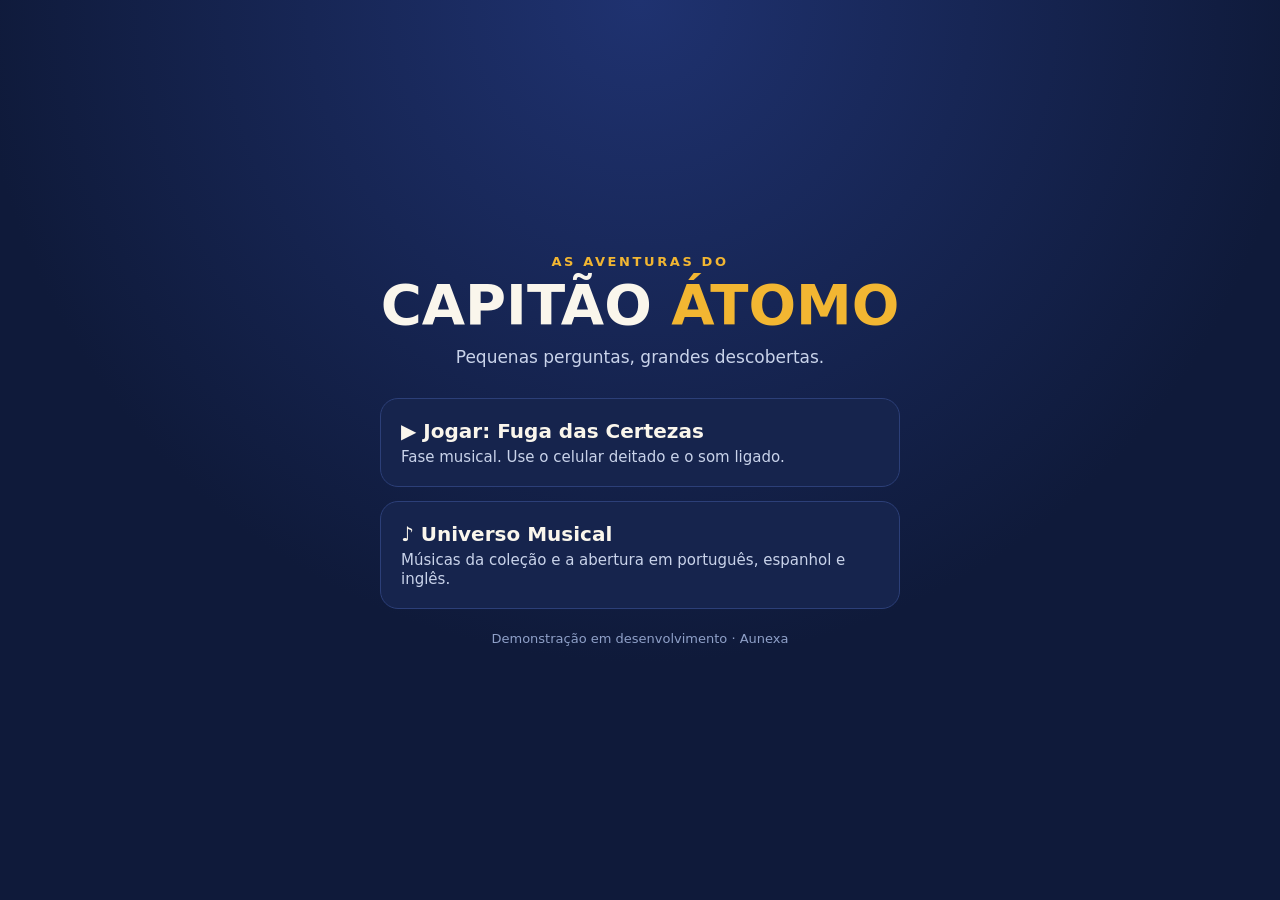
<file: index.html>
<!doctype html>
<html lang="pt-BR">
<head>
<meta charset="utf-8">
<meta name="viewport" content="width=device-width,initial-scale=1,viewport-fit=cover">
<meta name="theme-color" content="#0f1a3a">
<title>Capitão Átomo</title>
<link rel="icon" href="jogo/assets/art/icon.svg" type="image/svg+xml">
<style>
  :root{--bg:#0f1a3a;--ink:#faf6ec;--soft:#c9d3ea;--gold:#f2b632;--card:#16244d}
  *{box-sizing:border-box}
  body{margin:0;min-height:100vh;background:radial-gradient(circle at 50% 0,#1f3270,var(--bg) 60%);color:var(--ink);font-family:system-ui,-apple-system,"Segoe UI",Roboto,sans-serif;display:flex;align-items:center;justify-content:center;padding:24px 16px}
  main{width:100%;max-width:520px;text-align:center}
  .eyebrow{letter-spacing:.2em;font-size:13px;font-weight:700;color:var(--gold);margin:0 0 8px}
  h1{font-size:clamp(36px,10vw,56px);line-height:1;margin:0 0 12px}
  h1 strong{color:var(--gold)}
  p.lead{color:var(--soft);font-size:17px;line-height:1.45;margin:0 0 28px}
  a.card{display:block;text-decoration:none;color:var(--ink);background:var(--card);border:1px solid #2c3f78;border-radius:18px;padding:20px;margin:0 0 14px;text-align:left}
  a.card:active{transform:scale(.99)}
  a.card b{display:block;font-size:20px;margin-bottom:4px}
  a.card span{color:var(--soft);font-size:15px}
  footer{color:#8fa0c8;font-size:13px;margin-top:22px}
</style>
</head>
<body>
<main>
  <p class="eyebrow">AS AVENTURAS DO</p>
  <h1>CAPITÃO <strong>ÁTOMO</strong></h1>
  <p class="lead">Pequenas perguntas, grandes descobertas.</p>
  <a class="card" href="jogo/"><b>▶ Jogar: Fuga das Certezas</b><span>Fase musical. Use o celular deitado e o som ligado.</span></a>
  <a class="card" href="tocador/"><b>♪ Universo Musical</b><span>Músicas da coleção e a abertura em português, espanhol e inglês.</span></a>
  <footer>Demonstração em desenvolvimento · Aunexa</footer>
</main>
</body>
</html>
</file>
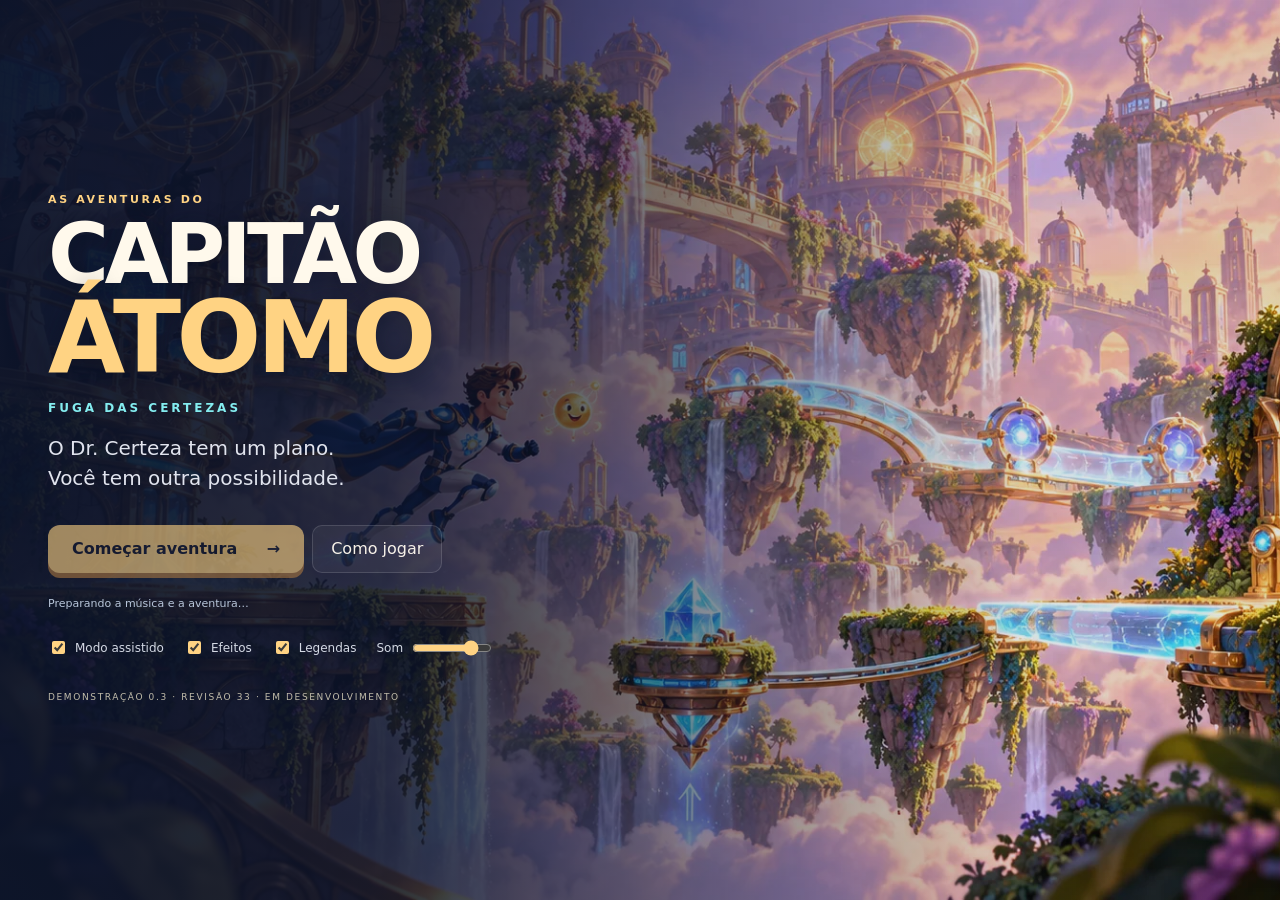
<file: jogo/index.html>
<!doctype html>
<html lang="pt-BR"><head><meta charset="utf-8"><meta name="viewport" content="width=device-width,initial-scale=1,viewport-fit=cover">
<meta name="theme-color" content="#111a35"><meta name="description" content="Uma aventura musical do Capitão Átomo. Salte, desvie e descubra outra possibilidade.">
<title>Capitão Átomo · Fuga das Certezas</title><link rel="manifest" href="app.webmanifest"><link rel="icon" href="assets/art/icon.svg" type="image/svg+xml"><link rel="stylesheet" href="styles.css"></head>
<body><main id="game" aria-label="Jogo do Capitão Átomo">
<canvas id="world" width="1280" height="720" tabindex="0" aria-label="Área de jogo: deslize para cima para saltar, para baixo para desviar. No teclado, Espaço, seta para baixo e J."></canvas>
<div id="hud" hidden><span class="brand-small">CAPITÃO ÁTOMO</span><div class="progress" aria-label="Progresso da música"><i id="progress"></i></div><span id="time">0:00</span><button id="pause" aria-label="Pausar aventura">Ⅱ</button></div>
<div id="intro-controls" hidden><button id="pause-intro" class="secondary">Pausar</button><button id="skip-intro" class="secondary">Pular introdução →</button></div><div id="intro-dialogue" class="sr-only" aria-live="polite"></div><button id="punch" hidden aria-label="Soco Átomo"><span>✦</span><small>SOCO ÁTOMO</small></button>
<div id="touch-controls" hidden aria-label="Movimentos"><button id="jump" class="motion-button" aria-label="Saltar"><span>↑</span><small>SALTAR</small></button><button id="duck" class="motion-button" aria-label="Abaixar e desviar"><span>↓</span><small>DESVIAR</small></button></div>
<div id="hint" role="status" aria-live="polite"></div><div id="caption" hidden></div>
<section id="menu" class="screen"><div class="menu-content"><p class="eyebrow">AS AVENTURAS DO</p><h1>CAPITÃO<br><strong>ÁTOMO</strong></h1><p class="chapter">FUGA DAS CERTEZAS</p><p class="intro">O Dr. Certeza tem um plano.<br>Você tem outra possibilidade.</p>
<button id="start" class="primary">Começar aventura <span>→</span></button><button id="help" class="secondary">Como jogar</button><p id="load-status" role="status">Uma aventura musical para jogar junto.</p>
<div class="options"><label><input id="assisted" type="checkbox" checked> Modo assistido</label><label><input id="effects" type="checkbox" checked> Efeitos</label><label><input id="subtitles" type="checkbox" checked> Legendas</label><label>Som <input id="volume" type="range" min="0" max="1" step=".05" value=".8" aria-label="Volume"></label></div>
<p id="offline-status" role="status"></p><p class="prototype">DEMONSTRAÇÃO 0.3 · REVISÃO 33 · EM DESENVOLVIMENTO</p></div></section>
<section id="pause-screen" class="screen shade" hidden><div class="panel"><p class="eyebrow">UMA PEQUENA PAUSA</p><h2 id="pause-title">Pronto para continuar?</h2><p id="pause-reason">A aventura espera por você.</p><p id="resume-point"></p><button id="resume" class="primary">Continuar →</button><button id="restart" class="secondary">Recomeçar música</button><button id="back" class="secondary">Voltar ao início</button></div></section>
<section id="help-screen" class="screen shade" hidden><div class="panel"><p class="eyebrow">TRÊS MOVIMENTOS, MUITAS POSSIBILIDADES</p><h2>Você no comando.</h2><div class="instructions"><p><b>↑ Saltar</b><span>Botão ↑ ou deslize para cima<br>Espaço / W / ↑ no teclado</span></p><p><b>↓ Desviar</b><span>Botão ↓ ou deslize para baixo<br>S / ↓ no teclado</span></p><p><b>✦ Soco Átomo</b><span>Toque no botão<br>J / Z no teclado</span></p></div><p>Lumi ilumina o caminho. Quântico constrói a ponte e protege você.</p><button id="close-help" class="primary">Entendi →</button></div></section>
<section id="end-screen" class="screen shade" hidden><div class="panel"><p class="eyebrow">ESSA NÃO ESTAVA NOS CÁLCULOS!</p><h2>Outra possibilidade.</h2><p>O Capitão escapou!<br>Pequenas perguntas, grandes descobertas.</p><button id="again" class="primary">Jogar de novo →</button><button id="end-back" class="secondary">Voltar ao início</button><p class="prototype">DEMONSTRAÇÃO 0.3 · EM DESENVOLVIMENTO</p></div></section>
<section id="captain-conversation" class="captain-dialogue" hidden role="dialog" aria-labelledby="captain-title"><canvas id="captain-portrait" class="captain-portrait" width="160" height="160" aria-label="Retrato do Capitão Átomo"></canvas><div class="captain-bubble"><h2 id="captain-title">CAPITÃO ÁTOMO</h2><p id="captain-text" aria-live="polite"></p><div class="captain-buttons"><button id="captain-next" class="primary">Continuar →</button><button id="captain-skip" class="secondary">Ir ao laboratório</button><small id="captain-progress">1 de 3</small></div></div></section><section id="lab-controls" hidden aria-label="Experiências no laboratório"><p id="lab-status" role="status" aria-live="polite">Escolha uma experiência.</p><div class="lab-buttons"><button id="lab-reactor">✦ Capitão · energizar</button><button id="lab-garden">☀ Lumi · cultivar</button><button id="lab-portal">◉ Quântico · portais</button><button id="lab-talk">Conversar com o Capitão</button><button id="lab-again">Jogar de novo</button><button id="lab-back">Início</button></div></section><section id="rotate" class="screen shade" hidden><div class="panel"><div class="phone-symbol">↻</div><h2>Vire o celular.</h2><p>A aventura fica melhor com a tela deitada.</p><button id="rotate-back" class="secondary">Voltar ao início</button></div></section>
</main><script type="module" src="src/app.mjs"></script></body></html>
</file>
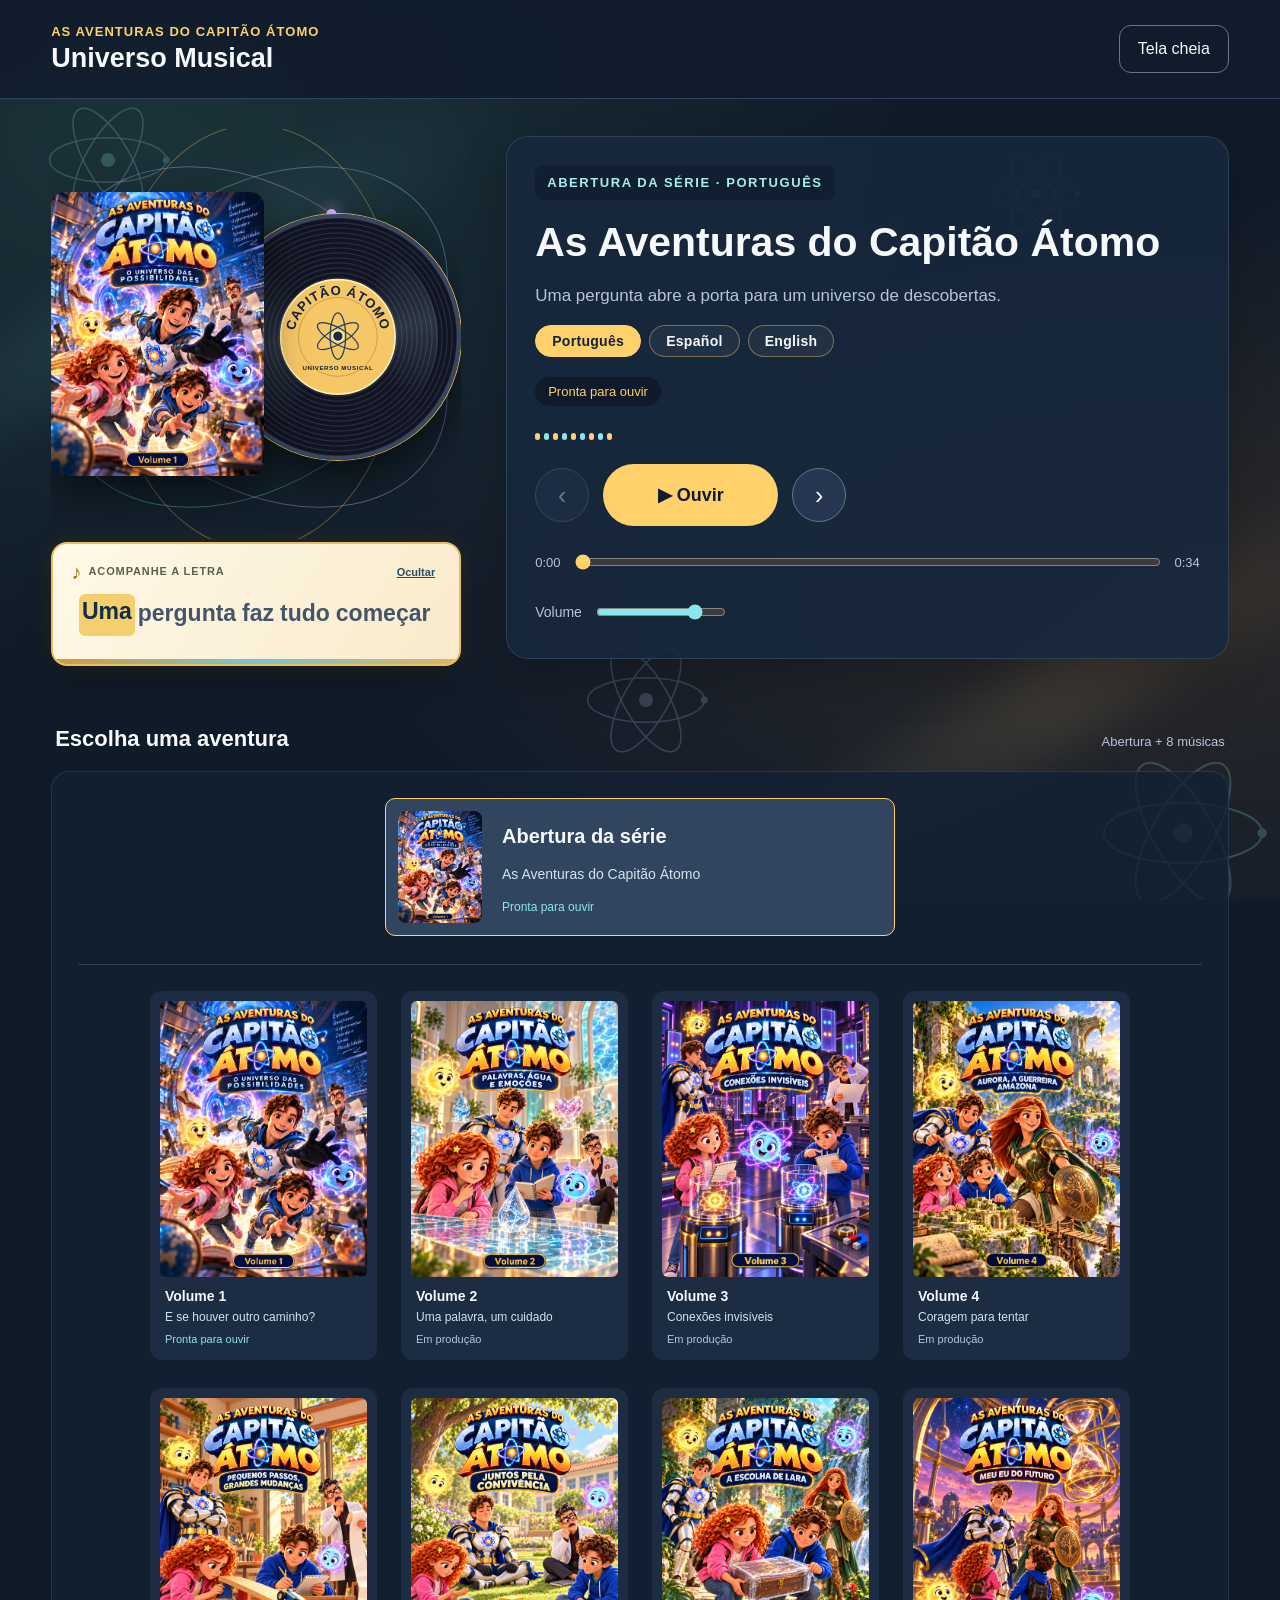
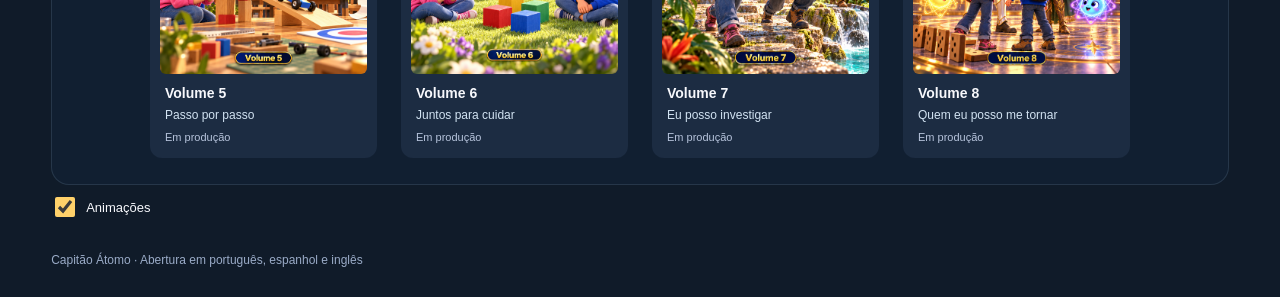
<file: tocador/index.html>
<!doctype html><html lang="pt-BR"><meta charset="utf-8"><meta name="viewport" content="width=device-width,initial-scale=1"><title>Capitão Átomo · Universo Musical</title>
<meta name="description" content="Entre no Universo Musical do Capitão Átomo: ouça a abertura e a primeira canção, com letras acompanhando a música."><meta property="og:title" content="Capitão Átomo · Universo Musical"><meta property="og:description" content="Uma coleção de aventuras para ouvir, cantar e descobrir. Conheça a abertura e a primeira música."><meta property="og:type" content="website"><meta property="og:url" content="https://capitao-atomo-universo-musical.willian-p-oliveira35.chatgpt.site"><meta property="og:image" content="https://capitao-atomo-universo-musical.willian-p-oliveira35.chatgpt.site/assets/capa01.png"><style>.support{display:none!important}
:root{--bg:#101a32;--panel:#192640;--gold:#ffd16a;--ink:#f7f8fc;--muted:#b7c4dc;--cyan:#87e7ed}*{box-sizing:border-box}body{margin:0;background:var(--bg);color:var(--ink);font-family:'Segoe UI',sans-serif}button,input{font:inherit}button{cursor:pointer;color:inherit}button:focus-visible,input:focus-visible{outline:3px solid var(--cyan);outline-offset:4px}header{padding:24px 4vw;display:flex;justify-content:space-between;align-items:center;border-bottom:1px solid #34415c}header p{margin:0;color:var(--gold);font-weight:750;letter-spacing:.08em;font-size:13px}header h1{margin:4px 0 0;font-size:27px}button.tool{background:transparent;border:1px solid #68758d;border-radius:12px;padding:12px 18px;min-height:48px}.shell{max-width:1440px;margin:auto;padding:30px 4vw}.stage{display:grid;grid-template-columns:minmax(210px,320px) 1fr;gap:44px;align-items:center}.hero{width:100%;max-height:460px;object-fit:contain;border-radius:14px;box-shadow:0 18px 40px #0005}.eyebrow{font-size:13px;color:var(--cyan);letter-spacing:.12em;font-weight:700}.now h2{font-size:clamp(28px,4vw,51px);line-height:1.1;max-width:770px;margin:14px 0 16px}.desc{font-size:18px;line-height:1.5;color:var(--muted);max-width:650px}.status{font-size:14px;color:var(--gold);min-height:22px}.controls{display:flex;gap:14px;align-items:center;margin:24px 0 18px}.play{border:0;background:var(--gold);color:#111b32;font-size:18px;font-weight:750;border-radius:100px;padding:19px 32px;min-width:175px;min-height:62px}.skip{background:#263650;border:1px solid #66768e;border-radius:50%;width:54px;height:54px;font-size:25px}.controls button:disabled{opacity:.38;cursor:default}.seek{display:flex;align-items:center;gap:12px;color:var(--muted);font-variant-numeric:tabular-nums;font-size:13px}.seek input{flex:1;accent-color:var(--gold);min-width:60px;min-height:32px}.volume{display:flex;align-items:center;gap:12px;margin-top:14px;color:var(--muted);font-size:14px}.volume input{accent-color:var(--cyan);width:130px;min-height:32px}.section{display:flex;justify-content:space-between;align-items:baseline;margin-top:42px}.section h2{font-size:22px}.section span{color:var(--muted);font-size:13px}.tracks{display:grid;grid-template-columns:repeat(9,minmax(0,1fr));gap:14px}.track{padding:0;text-align:left;border:2px solid transparent;background:transparent;border-radius:10px}.track[aria-pressed=true]{border-color:var(--gold);background:#25334c}.track img{display:block;width:100%;aspect-ratio:3/4;object-fit:cover;border-radius:8px}.track strong{font-size:12px;display:block;padding:8px 5px 4px;line-height:1.3}.badge{display:block;color:var(--muted);font-size:11px;padding:0 5px 8px}.badge.ready{color:var(--cyan)}.support{margin-top:30px;padding-top:22px;border-top:1px solid #34415c;display:flex;align-items:center;gap:14px;flex-wrap:wrap;color:var(--muted);font-size:13px}.support p{margin:0;flex:1;min-width:180px}.support button{background:transparent;border:1px solid #68758d;padding:12px 16px;border-radius:10px;min-height:46px}footer{margin-top:24px;color:#9aabc7;font-size:12px}button:hover:not(:disabled){filter:brightness(1.12)}@media(max-width:1000px){.tracks{grid-template-columns:repeat(5,minmax(0,1fr))}.stage{gap:25px;grid-template-columns:230px 1fr}.hero{max-height:350px}}@media(max-width:650px){header{padding:16px 20px}header h1{font-size:21px}.shell{padding:24px 20px}.stage{display:block}.hero{float:left;width:100px;margin:0 18px 18px 0}.now{min-width:0}.player{clear:both;padding-top:12px}.now h2{font-size:26px}.desc{font-size:15px}.player{grid-column:1/-1}.hero{max-height:210px}.tracks{grid-template-columns:repeat(3,minmax(0,1fr))}.now .desc{display:none}.controls{justify-content:center}.section{margin-top:24px}header p{font-size:10px}.section span{max-width:115px;text-align:right}.track strong{font-size:12px}}@media(prefers-reduced-motion:no-preference){.track{transition:transform .15s}.track:hover{transform:translateY(-4px)}}

.stage{grid-template-columns:minmax(280px,410px) 1fr;gap:45px}.visual{position:relative;overflow:clip;height:450px;isolation:isolate;display:flex;align-items:center;justify-content:flex-start}.visual .hero{position:relative;width:64%;max-height:355px;z-index:3;transform-origin:50% 80%;box-shadow:0 20px 40px #0008}.record{position:absolute;right:0;top:75px;width:78%;aspect-ratio:1;border-radius:50%;z-index:1;background:repeating-radial-gradient(circle at center,#121521 0px,#121521 3px,#293043 4px,#151a29 5px);border:4px solid #384660;box-shadow:0 0 0 1px #d6af58,0 18px 45px #0009;animation:spin 9s linear infinite paused}.record:before{content:'';position:absolute;inset:8%;border-radius:50%;background:conic-gradient(from 30deg,transparent,#c1e5ff25,transparent 28%,transparent 50%,#c1e5ff25,transparent 80%)}.record-label{position:absolute;inset:31%;border-radius:50%;background:#f5bb50;border:4px solid #e3d29e;display:flex;align-items:center;justify-content:center;flex-direction:column;color:#101a32;text-align:center;font-size:10px;font-weight:800;letter-spacing:.03em;padding:8px;overflow:hidden}.record-label img{width:100%;height:100%;position:absolute;object-fit:cover;opacity:.23}.record-label strong,.record-label span{position:relative}.record-label strong{font-size:15px;line-height:1.05}.record-label:after{content:'';width:10px;height:10px;border:2px solid #fff9;border-radius:50%;background:#13203a;position:absolute;top:calc(50% - 5px);left:calc(50% - 5px)}.record-label span{margin-top:20px;font-size:8px}.orbits{position:absolute;inset:16px -6px 10px -9px;z-index:0;pointer-events:none;animation:spin 24s linear infinite paused}.orbit{position:absolute;inset:12% 0;border:1px solid #75dce862;border-radius:50%;transform:rotate(-35deg)}.orbit:nth-child(2){transform:rotate(35deg);border-color:#c397ef70}.orbit:nth-child(3){transform:rotate(90deg);border-color:#e9b45166}.orbit:after{content:'';position:absolute;left:47%;top:-5px;width:10px;height:10px;border-radius:50%;background:#98efff;box-shadow:0 0 15px #75dce8}.orbit:nth-child(2):after{background:#d8b5ff;box-shadow:0 0 15px #d8b5ff}.orbit:nth-child(3):after{background:#ffd16a;box-shadow:0 0 15px #ffd16a}.eq{display:flex;align-items:end;gap:4px;height:28px;margin:0 0 8px}.eq i{display:block;background:var(--gold);width:5px;height:7px;border-radius:4px;animation:bounce .8s ease-in-out infinite alternate paused}.eq i:nth-child(2n){animation-duration:.5s;background:var(--cyan)}.eq i:nth-child(3n){animation-delay:-.3s;animation-duration:.65s}.is-playing .record,.is-playing .orbits,.is-playing .eq i{animation-play-state:running}.is-playing .visual .hero{animation:coverSway 5s ease-in-out infinite}.effect-toggle{display:flex;align-items:center;gap:8px;min-height:44px;font-size:13px}.effect-toggle input{width:20px;height:20px;accent-color:var(--gold)}.no-motion .record,.no-motion .orbits,.no-motion .visual .hero,.no-motion .eq i{animation:none!important}.no-motion .orbits{opacity:.5}@keyframes spin{to{transform:rotate(360deg)}}@keyframes bounce{to{height:26px}}@keyframes coverSway{0%,100%{transform:translateY(0) rotate(-1deg)}50%{transform:translateY(-7px) rotate(1deg)}}
@media(max-width:1000px){.stage{grid-template-columns:290px 1fr;gap:25px}.visual{height:370px}.visual .hero{max-height:300px}.record{top:70px}.record-label strong{font-size:11px}.record-label span{font-size:7px}}
@media(max-width:650px){.stage{display:block}.visual{height:290px;max-width:320px;margin:auto auto 20px}.visual .hero{float:none;margin:0;width:59%;max-height:260px}.record{top:35px;width:77%}.now h2{font-size:27px}.now .desc{display:block}.orbits{inset:0}.record-label strong{font-size:12px}.player{padding-top:0}.effect-toggle{margin-left:auto}}
@media(prefers-reduced-motion:reduce){.record,.orbits,.visual .hero,.eq i{animation:none!important}}

body{background:#101b29}.ambience{position:fixed;inset:0;overflow:hidden;z-index:-1;pointer-events:none;background:radial-gradient(ellipse at 12% 15%,#25474688,transparent 48%),radial-gradient(ellipse at 90% 65%,#59402b66,transparent 48%),#101b29}.bg-atom{position:absolute;width:140px;height:140px;color:#8ee4df;opacity:.22;animation:atomDrift 29s linear infinite}.bg-atom svg{width:100%;height:100%}.bg-atom:nth-child(1){left:3%;top:10%}.bg-atom:nth-child(2){left:77%;top:16%;width:100px;height:100px;color:#f6cb73;animation-duration:37s;animation-delay:-11s}.bg-atom:nth-child(3){left:45%;top:70%;color:#a9bdff;animation-delay:-15s}.bg-atom:nth-child(4){left:85%;top:82%;width:190px;height:190px;animation-duration:41s}.light-beam{position:absolute;width:65vw;height:90px;filter:blur(22px);opacity:.1;background:linear-gradient(90deg,transparent,#8ee4df,transparent);transform:rotate(-30deg);animation:beamSweep 23s ease-in-out infinite}.light-beam.one{left:-20%;top:28%}.light-beam.two{left:50%;top:73%;background:linear-gradient(90deg,transparent,#f9d27c,transparent);animation-delay:-10s}header{background:#111c2cde;backdrop-filter:blur(10px)}.shell{max-width:1460px}.now{padding:28px;border-radius:22px;background:#18283de8;border:1px solid #52677b66;box-shadow:0 18px 48px #0003}.eyebrow{display:inline-block;padding:8px 12px;border-radius:8px;background:#102031;color:#a6edf0;line-height:1.5}.now h2{font-size:clamp(28px,3.2vw,44px);margin:20px 0 14px}.desc{font-size:17px}.status{display:inline-block;background:#0f1a2b;border-radius:30px;padding:7px 13px;font-size:13px;margin:6px 0}.section{padding:0 4px}.tracks{background:#132134bd;padding:14px;border-radius:18px;border:1px solid #52677b55;gap:12px}.track strong{padding-top:10px}.support{background:#132134ba;padding:14px 18px;border:1px solid #52677b55;border-radius:14px}.visual-group{min-width:0}.visual{height:410px;overflow:clip}.visual .hero{max-height:335px}.record{top:60px}.record-label{background:#f2bf60;border-color:#fff0bd}.record-label img{display:none}.record-label strong{font-size:15px;transform:translateY(-11px);line-height:1.1}.record-label span{font-size:7px;margin-top:14px}.lyrics-panel{position:relative;margin-top:3px;padding:15px 18px;min-height:112px;background:#0e1a2fe8;border:1px solid #a3c9d363;border-radius:16px;box-shadow:0 12px 30px #0003;text-align:center}.lyrics-head{display:flex;align-items:center;justify-content:space-between;font-size:10px;letter-spacing:.12em;color:#a6c4d2;font-weight:700;margin-bottom:12px}.lyrics-head button{border:0;background:transparent;color:#d8e5eb;text-decoration:underline;min-height:30px;letter-spacing:0;font-size:11px}.lyric-line{font-size:22px;line-height:1.4;font-weight:700;min-height:36px;display:flex;flex-wrap:wrap;justify-content:center;gap:0 .26em}.lyric-word{color:#cad6e9;transition:color .12s,transform .12s;display:inline-block}.lyric-word.sung{color:#ffe09a}.lyric-word.active{color:#fff1c4;transform:translateY(-2px);text-shadow:0 0 14px #ffbd4544}.lyric-wait{font-size:15px;font-weight:400;color:#a9bdd3}.lyrics-panel.off .lyric-line{display:none}.lyrics-panel.off{min-height:60px}.track[aria-pressed=true]{background:#31465e}.no-motion .bg-atom,.no-motion .light-beam{animation-play-state:paused!important}@keyframes atomDrift{0%{transform:translate(0,0) rotate(0)}50%{transform:translate(30px,-25px) rotate(180deg)}100%{transform:translate(0,0) rotate(360deg)}}@keyframes beamSweep{0%,100%{transform:translateX(-15%) rotate(-30deg);opacity:.07}50%{transform:translateX(15%) rotate(-24deg);opacity:.15}}@media(max-width:1000px){.now{padding:20px}.visual{height:355px}.lyric-line{font-size:20px}.record-label strong{font-size:11px}.record-label span{font-size:6px}}@media(max-width:650px){.visual-group{max-width:350px;margin:auto}.visual{height:280px}.visual .hero{max-height:250px}.record{top:32px}.lyrics-panel{margin:8px 0 20px;min-height:106px}.now{padding:20px 16px}.now h2{font-size:27px}.tracks{padding:10px;gap:10px}.section span{font-size:12px}.bg-atom{width:90px;height:90px}.light-beam{width:95vw}.lyric-line{font-size:20px}}
@media(prefers-reduced-motion:reduce){.bg-atom,.light-beam{animation:none!important}.lyric-word{transition:none;transform:none!important}}
.visual .hero{width:55%}.record{left:37%;right:auto;width:63%;top:85px}.record-label strong{font-size:12px}.record-label span{font-size:6px}@media(max-width:650px){.visual .hero{width:55%}.record{left:33%;right:auto;width:67%;top:55px}.record-label strong{font-size:10px}}
@media(max-width:650px){.record-label strong{position:absolute;top:8px;left:0;right:0;transform:none;font-size:9px;line-height:1.05}.record-label span{display:none}.section{gap:12px}.section span{max-width:100px}} 
.record-label{inset:24%;padding:0;border:0;background:transparent;overflow:visible;display:block}.record-label:after{display:none}.record-label svg{width:100%;height:100%;display:block}.record-label img{display:none!important}
.tracks{display:block;padding:26px;background:#132134c9}.opening-slot{display:flex;justify-content:center;padding-bottom:28px;margin-bottom:26px;border-bottom:1px solid #758ba44d}.opening-card{width:min(100%,510px);display:grid;grid-template-columns:84px 1fr;grid-template-rows:auto auto auto;column-gap:20px;padding:12px 20px 12px 12px;align-items:center;background:#21334b;border:1px solid #6a839e}.opening-card img{grid-row:1/4;width:84px;aspect-ratio:3/4}.opening-card strong{font-size:20px;padding:4px 0 0}.opening-card .track-title{padding:0;font-size:14px;color:#d2e3f2}.opening-card .badge{padding:0;font-size:12px}.volume-grid{display:grid;grid-template-columns:repeat(4,minmax(0,1fr));gap:28px 24px;max-width:980px;margin:auto}.volume-grid .track{background:#1c2c42;padding:8px;border-radius:12px}.volume-grid .track img{border-radius:6px}.volume-grid .track strong{font-size:14px;padding:10px 5px 4px}.track-title{display:block;padding:0 5px 8px;font-size:12px;line-height:1.4;color:#d2e3f2}.volume-grid .track[aria-pressed=true]{background:#30445e}.volume-grid .badge{padding-bottom:5px}
.lyrics-panel{background:linear-gradient(125deg,#fff9e9,#f9eacb);border:2px solid #e9bd60;color:#152d48;box-shadow:0 10px 30px #0004,0 0 25px #e1aa2420;padding:13px 18px 19px;min-height:124px;overflow:hidden}.lyrics-panel:after{content:'';position:absolute;bottom:0;left:0;right:0;height:5px;background:linear-gradient(90deg,#d69c36,#75c6d0,#dfb462)}.lyrics-head{color:#5b604f;margin-bottom:9px;font-size:11px;letter-spacing:.08em}.lyrics-head>span:before{content:'♪ ';color:#a16e18;font-size:20px;vertical-align:middle}.lyrics-head button{color:#294d66;font-weight:600}.lyric-line{font-size:23px;line-height:1.5;min-height:42px}.lyric-word{color:#42556a}.lyric-word.sung{color:#8c6218}.lyric-word.active{color:#102d49;text-shadow:none;background:#f5ce6d;border-radius:6px;padding:0 3px;margin:0 -3px;transform:translateY(-2px)}.lyric-wait{color:#52687b}.is-playing .lyrics-panel{box-shadow:0 10px 30px #0004,0 0 28px #e1aa2433}.lyrics-panel.off{min-height:60px}
@media(max-width:650px){.tracks{padding:14px}.volume-grid{grid-template-columns:repeat(4,minmax(0,1fr));gap:16px 6px}.volume-grid .track{padding:3px}.volume-grid .track strong{font-size:10px;padding:6px 1px 3px}.volume-grid .track-title{font-size:9px;padding:0 1px 5px;overflow-wrap:anywhere}.volume-grid .badge{font-size:9px;padding:0 1px 4px}.opening-card{grid-template-columns:68px 1fr;gap:0 16px;padding:10px}.opening-card img{width:68px}.opening-card strong{font-size:18px}.opening-slot{padding-bottom:18px;margin-bottom:18px}.lyric-line{font-size:21px}.record-label{inset:24%}.record-label svg{display:block}}
.visual .hero{width:52%}.record{left:40%;width:60%;right:auto}@media(max-width:650px){.visual .hero{width:52%}.record{left:40%;width:60%;right:auto}} .lang-switch{display:flex;gap:8px;flex-wrap:wrap;margin:6px 0 14px}.lang-switch[hidden]{display:none}.lang-switch button{border:1px solid #ffd16a66;background:#ffffff0d;color:var(--ink);padding:7px 16px;border-radius:999px;font-size:14px;font-weight:600;letter-spacing:.3px}.lang-switch button[aria-pressed=true]{background:var(--gold);color:#12233d;border-color:var(--gold)}.lang-switch button:hover{border-color:var(--gold)}</style>
<div class="ambience" aria-hidden="true"><div class="bg-atom"><svg viewBox="0 0 120 120" fill="none" aria-hidden="true"><g stroke="currentColor" stroke-width="1.3"><ellipse cx="60" cy="60" rx="50" ry="19"/><ellipse cx="60" cy="60" rx="50" ry="19" transform="rotate(60 60 60)"/><ellipse cx="60" cy="60" rx="50" ry="19" transform="rotate(120 60 60)"/></g><circle cx="60" cy="60" r="6" fill="currentColor"/><circle cx="110" cy="60" r="3" fill="currentColor"/></svg></div><div class="bg-atom"><svg viewBox="0 0 120 120" fill="none" aria-hidden="true"><g stroke="currentColor" stroke-width="1.3"><ellipse cx="60" cy="60" rx="50" ry="19"/><ellipse cx="60" cy="60" rx="50" ry="19" transform="rotate(60 60 60)"/><ellipse cx="60" cy="60" rx="50" ry="19" transform="rotate(120 60 60)"/></g><circle cx="60" cy="60" r="6" fill="currentColor"/><circle cx="110" cy="60" r="3" fill="currentColor"/></svg></div><div class="bg-atom"><svg viewBox="0 0 120 120" fill="none" aria-hidden="true"><g stroke="currentColor" stroke-width="1.3"><ellipse cx="60" cy="60" rx="50" ry="19"/><ellipse cx="60" cy="60" rx="50" ry="19" transform="rotate(60 60 60)"/><ellipse cx="60" cy="60" rx="50" ry="19" transform="rotate(120 60 60)"/></g><circle cx="60" cy="60" r="6" fill="currentColor"/><circle cx="110" cy="60" r="3" fill="currentColor"/></svg></div><div class="bg-atom"><svg viewBox="0 0 120 120" fill="none" aria-hidden="true"><g stroke="currentColor" stroke-width="1.3"><ellipse cx="60" cy="60" rx="50" ry="19"/><ellipse cx="60" cy="60" rx="50" ry="19" transform="rotate(60 60 60)"/><ellipse cx="60" cy="60" rx="50" ry="19" transform="rotate(120 60 60)"/></g><circle cx="60" cy="60" r="6" fill="currentColor"/><circle cx="110" cy="60" r="3" fill="currentColor"/></svg></div><div class="light-beam one"></div><div class="light-beam two"></div></div><header><div><p>AS AVENTURAS DO CAPITÃO ÁTOMO</p><h1>Universo Musical</h1></div><button class="tool" id="fullscreen">Tela cheia</button></header>
<main class="shell"><section class="stage" aria-label="Faixa selecionada"><div class="visual"><div class="orbits" aria-hidden="true"><div class="orbit"></div><div class="orbit"></div><div class="orbit"></div></div><div class="record" aria-hidden="true"><div class="record-label"><img id="labelArt" alt="" hidden><svg viewBox="0 0 160 160" aria-hidden="true"><defs><path id="recordArc" d="M 23,83 A 57,57 0 0,1 137,83"/></defs><circle cx="80" cy="80" r="74" fill="#f6c767" stroke="#fff0b5" stroke-width="2"/><circle cx="80" cy="80" r="51" fill="none" stroke="#bf842d" stroke-width=".8"/><text fill="#12233d" font-family="Segoe UI,sans-serif" font-size="17" font-weight="800" letter-spacing="1"><textPath href="#recordArc" startOffset="50%" text-anchor="middle">CAPITÃO ÁTOMO</textPath></text><g fill="none" stroke="#233f60" stroke-width="1.6"><ellipse cx="80" cy="79" rx="30" ry="10" transform="rotate(-30 80 79)"/><ellipse cx="80" cy="79" rx="30" ry="10" transform="rotate(30 80 79)"/><ellipse cx="80" cy="79" rx="30" ry="10" transform="rotate(90 80 79)"/></g><circle cx="80" cy="79" r="7" fill="#172b43" stroke="#fff2b5" stroke-width="2"/><text x="80" y="123" text-anchor="middle" fill="#12233d" font-family="Segoe UI,sans-serif" font-size="8" font-weight="700" letter-spacing=".7">UNIVERSO MUSICAL</text></svg></div></div><img id="hero" class="hero" alt=""></div><div class="now"><div class="eyebrow" id="label"></div><h2 id="title"></h2><p class="desc" id="description"></p><p class="status" id="status" role="status" aria-live="polite"></p><div class="player"><div class="eq" aria-hidden="true"><i></i><i></i><i></i><i></i><i></i><i></i><i></i><i></i><i></i></div><div class="controls"><button id="prev" class="skip" aria-label="Faixa anterior">‹</button><button id="play" class="play">▶ Ouvir</button><button id="next" class="skip" aria-label="Próxima faixa">›</button></div><div class="seek"><span id="current">0:00</span><input id="seek" type="range" min="0" max="100" value="0" step="0.1" aria-label="Posição da música"><span id="duration">0:00</span></div><div class="volume"><label for="volume">Volume</label><input id="volume" type="range" min="0" max="1" step="0.01" value="0.8"></div></div></div></section>
<section aria-labelledby="collection"><div class="section"><h2 id="collection">Escolha uma aventura</h2><span>Abertura + 8 músicas</span></div><div class="tracks" id="tracks"></div></section>
<div class="support"><p id="localInfo">As músicas disponíveis tocam sem internet.</p><button id="load">Carregar música do Volume 1</button><input id="file" type="file" accept="audio/*,.mp3,.wav,.m4a" hidden></div><label class="effect-toggle"><input id="effects" type="checkbox" checked> Animações</label><footer>Capitão Átomo · Abertura em português, espanhol e inglês</footer></main><audio id="audio" preload="metadata"></audio>
<script src="assets/legendas.js"></script><script>
const data=[
{id:'opening',label:'ABERTURA DA SÉRIE',title:'As Aventuras do Capitão Átomo',cover:'capa01.png',src:'abertura_pt.mp3',desc:'Uma pergunta abre a porta para um universo de descobertas.'},
{id:'v1',label:'VOLUME 1 · O UNIVERSO DAS POSSIBILIDADES',title:'E se houver outro caminho?',cover:'capa01.png',src:'musica01_pt.mp3',desc:'Observar, perguntar e tentar de outro jeito. A primeira aventura de Lara e Tom.'},
{id:'v2',label:'VOLUME 2',title:'Uma palavra, um cuidado',cover:'capa02.png',desc:'Palavras, Água e Emoções'},
{id:'v3',label:'VOLUME 3',title:'Conexões invisíveis',cover:'capa03.png',desc:'Uma descoberta sobre as conexões que nossos olhos não conseguem enxergar.'},
{id:'v4',label:'VOLUME 4',title:'Coragem para tentar',cover:'capa04.png',desc:'Aurora, a Guerreira Amazona'},
{id:'v5',label:'VOLUME 5',title:'Passo por passo',cover:'capa05.png',desc:'Pequenos Passos, Grandes Mudanças'},
{id:'v6',label:'VOLUME 6',title:'Juntos para cuidar',cover:'capa06.png',desc:'Juntos pela Convivência'},
{id:'v7',label:'VOLUME 7',title:'Eu posso investigar',cover:'capa07.png',desc:'A Escolha de Lara'},
{id:'v8',label:'VOLUME 8',title:'Quem eu posso me tornar',cover:'capa08.png',desc:'Meu Eu do Futuro'}];
const openingLangs={pt:{src:'abertura_pt.mp3',lyrics:'opening',label:'ABERTURA DA SÉRIE · PORTUGUÊS',title:'As Aventuras do Capitão Átomo',desc:'Uma pergunta abre a porta para um universo de descobertas.'},es:{src:'abertura_es.mp3',lyrics:'opening_es',label:'ABERTURA DA SÉRIE · ESPAÑOL',title:'Las Aventuras del Capitán Átomo',desc:'Una pregunta abre la puerta a un universo de descubrimientos.'},en:{src:'abertura_en.mp3',lyrics:'opening_en',label:'ABERTURA DA SÉRIE · ENGLISH',title:'The Adventures of Captain Atom',desc:'One little question opens up the door to a universe of discoveries.'}};
let openingLang='pt';
let selected=0,localURL=null;const $=id=>document.getElementById(id),audio=$('audio');audio.volume=.8;document.getElementById('effects').onchange=e=>document.body.classList.toggle('no-motion',!e.target.checked);
const clock=n=>Number.isFinite(n)?Math.floor(n/60)+':'+String(Math.floor(n%60)).padStart(2,'0'):'0:00';
function renderCards(){const parent=$('tracks');parent.replaceChildren();const opening=document.createElement('div');opening.className='opening-slot';const grid=document.createElement('div');grid.className='volume-grid';parent.append(opening,grid);data.forEach((t,i)=>{const b=document.createElement('button');b.className='track'+(i===0?' opening-card':'');b.setAttribute('aria-pressed',String(i===selected));b.setAttribute('aria-label',(i===0?'Abertura':'Volume '+i)+': '+t.title+(t.src?'':' — '+(i===1?'carregar áudio':'em produção')));const img=document.createElement('img');img.src='assets/'+t.cover;img.alt='';const name=document.createElement('strong');name.textContent=i===0?'Abertura da série':'Volume '+i;const subtitle=document.createElement('span');subtitle.className='track-title';subtitle.textContent=t.title;const badge=document.createElement('span');badge.className='badge'+(t.src?' ready':'');badge.textContent=t.src?'Pronta para ouvir':i===1?'Carregar áudio':'Em produção';b.append(img,name,subtitle,badge);b.onclick=()=>select(i);(i===0?opening:grid).append(b);});}

function select(i){audio.pause();selected=i;const t=data[i];audio.removeAttribute('src');if(t.src)audio.src=t.src.startsWith('blob:')?t.src:'assets/'+t.src;audio.load();$('hero').src='assets/'+t.cover;$('labelArt').src='assets/'+t.cover;$('hero').alt='Capa: '+(i===0?'O Universo das Possibilidades':t.desc);$('label').textContent=t.label;$('title').textContent=t.title;$('description').textContent=t.desc;$('status').textContent=t.src?'Pronta para ouvir':i===1?'Música criada · carregue o arquivo para ouvir':'Música em produção';$('play').disabled=!t.src;$('seek').disabled=!t.src;$('play').textContent='▶ Ouvir';$('seek').value=0;$('current').textContent='0:00';$('duration').textContent='0:00';$('prev').disabled=i===0;$('next').disabled=i===data.length-1;renderCards();renderLang();}
async function toggle(){if(!data[selected].src)return;if(audio.paused){try{await audio.play();}catch(e){$('status').textContent='Não foi possível tocar. Confira o arquivo de áudio e tente novamente.';}}else audio.pause();}
$('play').onclick=toggle;$('prev').onclick=()=>select(Math.max(0,selected-1));$('next').onclick=()=>select(Math.min(data.length-1,selected+1));audio.onplay=()=>{document.body.classList.add('is-playing');$('play').textContent='Ⅱ Pausar';$('status').textContent='Tocando agora';};audio.onpause=()=>{document.body.classList.remove('is-playing');$('play').textContent='▶ Ouvir';if(data[selected].src)$('status').textContent='Pausada';};audio.onended=()=>{document.body.classList.remove('is-playing');$('play').textContent='↻ Ouvir novamente';$('status').textContent='Faixa concluída';};audio.onloadedmetadata=()=>{$('duration').textContent=clock(audio.duration);};audio.ontimeupdate=()=>{$('current').textContent=clock(audio.currentTime);$('seek').value=audio.duration?audio.currentTime/audio.duration*100:0;};audio.onerror=()=>{document.body.classList.remove('is-playing');if(data[selected].src){$('status').textContent='Áudio indisponível. Confira os arquivos da pasta ou carregue a faixa.';$('play').textContent='▶ Tentar novamente';}};$('seek').oninput=e=>{if(Number.isFinite(audio.duration))audio.currentTime=audio.duration*Number(e.target.value)/100;};$('volume').oninput=e=>audio.volume=Number(e.target.value);
$('fullscreen').onclick=async()=>{try{if(document.fullscreenElement)await document.exitFullscreen();else await document.documentElement.requestFullscreen();}catch(e){$('localInfo').textContent='Use a opção de tela cheia do navegador.';}};document.onfullscreenchange=()=>$('fullscreen').textContent=document.fullscreenElement?'Sair da tela cheia':'Tela cheia';
$('load').onclick=()=>$('file').click();$('file').onchange=e=>{const f=e.target.files[0];if(!f)return;if(localURL)URL.revokeObjectURL(localURL);localURL=URL.createObjectURL(f);data[1].src=localURL;data[1].lyricsDisabled=true;select(1);$('localInfo').textContent='Faixa carregada: '+f.name+'. Disponível enquanto esta página estiver aberta.';};
document.addEventListener('keydown',e=>{if(e.code==='Space'&&!['INPUT','BUTTON'].includes(document.activeElement.tagName)){e.preventDefault();toggle();}});
const langSwitch=document.createElement('div');langSwitch.className='lang-switch';langSwitch.setAttribute('role','group');langSwitch.setAttribute('aria-label','Idioma da abertura');[['pt','Português'],['es','Español'],['en','English']].forEach(([code,name])=>{const b=document.createElement('button');b.type='button';b.dataset.lang=code;b.textContent=name;b.onclick=()=>{if(openingLang===code)return;openingLang=code;Object.assign(data[0],openingLangs[code]);select(0);};langSwitch.append(b);});$('description').after(langSwitch);
function renderLang(){if(!window.__langReady)return;langSwitch.hidden=selected!==0;langSwitch.querySelectorAll('button').forEach(b=>b.setAttribute('aria-pressed',String(b.dataset.lang===openingLang)));}
window.__langReady=true;Object.assign(data[0],openingLangs.pt);select(0);

const visual=document.querySelector('.visual'), visualGroup=document.createElement('div');visualGroup.className='visual-group';visual.before(visualGroup);visualGroup.append(visual);
const lyricsPanel=document.createElement('section');lyricsPanel.className='lyrics-panel';lyricsPanel.setAttribute('aria-label','Letra acompanhando a música');lyricsPanel.innerHTML='<div class="lyrics-head"><span>ACOMPANHE A LETRA</span><button id="toggleLyrics" aria-pressed="true">Ocultar</button></div><div class="lyric-line" id="lyricLine" aria-live="off"></div>';visualGroup.append(lyricsPanel);
let lyricKey='',captionsVisible=true;
$('toggleLyrics').onclick=()=>{captionsVisible=!captionsVisible;lyricsPanel.classList.toggle('off',!captionsVisible);$('toggleLyrics').textContent=captionsVisible?'Ocultar':'Mostrar';$('toggleLyrics').setAttribute('aria-pressed',String(captionsVisible));};
function syncLyrics(){const lid=data[selected].lyrics||data[selected].id;const cues=data[selected].lyricsDisabled?[]:(window.CAPITAO_LEGENDAS?.[lid]||[]);const time=audio.currentTime;const idx=cues.findIndex(c=>time>=c.start&&time<=c.end+.16);const key=lid+':'+idx;const line=$('lyricLine');if(key!==lyricKey){lyricKey=key;line.replaceChildren();if(idx>=0){for(const w of cues[idx].words){const span=document.createElement('span');span.className='lyric-word';span.textContent=w.text;line.append(span);}}else{const span=document.createElement('span');span.className='lyric-wait';span.textContent=!data[selected].src?'Música em produção':time===0?'Toque em Ouvir e acompanhe a letra':time>cues[cues.length-1]?.end?'Uma descoberta de cada vez.':'♪';line.append(span);}}if(idx>=0){[...line.children].forEach((span,i)=>{const w=cues[idx].words[i];span.classList.toggle('sung',time>=w.end);span.classList.toggle('active',time>=w.start&&time<w.end);});}requestAnimationFrame(syncLyrics);}requestAnimationFrame(syncLyrics);
</script></html>
</file>
<file: jogo/styles.css>
:root{color-scheme:dark;--ink:#111a35;--gold:#ffd383;--cyan:#84edf0;--paper:#fff9ec;font-family:system-ui,-apple-system,BlinkMacSystemFont,"Segoe UI",sans-serif}*{box-sizing:border-box}body{margin:0;background:#080e21;color:var(--paper);overflow:hidden}button,input{font:inherit}button{cursor:pointer;border:0;min-height:48px;color:inherit}button:focus-visible,canvas:focus-visible{outline:3px solid var(--cyan);outline-offset:3px}button:disabled{opacity:.6;cursor:wait}[hidden]{display:none!important}#game{position:relative;width:100vw;height:100dvh;overflow:hidden;isolation:isolate;background:#171d3b}canvas{display:block;width:100%;height:100%;object-fit:contain;touch-action:none;outline:0}.screen{position:absolute;inset:0;display:flex;align-items:center;padding:max(24px,env(safe-area-inset-top)) max(32px,env(safe-area-inset-right)) max(20px,env(safe-area-inset-bottom)) max(48px,env(safe-area-inset-left));z-index:5}#menu{background:linear-gradient(90deg,rgba(12,20,42,.96) 0%,rgba(12,20,42,.87) 30%,rgba(12,20,42,.12) 80%),url('assets/art/menu-concept.webp') center/cover}.menu-content{max-width:620px}.eyebrow{font-size:11px;letter-spacing:.24em;color:var(--gold);font-weight:800;margin:0 0 12px}h1{font-size:clamp(38px,6.5vw,86px);font-weight:850;line-height:.9;letter-spacing:-.055em;margin:0;text-shadow:0 4px 25px #080e2177}h1 strong{font-size:1.2em;color:var(--gold)}.chapter{letter-spacing:.25em;font-size:12px;font-weight:750;color:var(--cyan);margin:18px 0}.intro{color:#e1e4ee;font-size:clamp(14px,1.65vw,20px);line-height:1.5;margin:16px 0 24px}.primary{background:var(--gold);color:#161b32;font-weight:800;padding:14px 24px;border-radius:12px;box-shadow:0 5px 0 #aa7741;min-width:220px}.primary span{margin-left:24px}.secondary{background:#ffffff0d;border:1px solid #ffffff22;border-radius:10px;padding:12px 18px;margin:8px;color:#f6f1e8}.primary:hover{background:#ffe4b3}.secondary:hover{background:#ffffff20}.options{display:flex;align-items:center;gap:20px;flex-wrap:wrap;font-size:12px;color:#d4d9e4;margin:14px 0}.options label{display:flex;align-items:center;gap:7px;min-height:34px}.options input[type=range]{width:80px;accent-color:var(--gold)}input[type=checkbox]{accent-color:var(--gold)}#load-status{font-size:11px;color:#b8c6da;margin:16px 0 6px;max-width:400px}.prototype{font-size:9px;letter-spacing:.18em;color:#c2bdab;margin-top:20px}.shade{background:#0b1429e8;backdrop-filter:blur(12px);justify-content:center;text-align:center}.panel{max-width:660px;width:100%}h2{font-size:clamp(26px,4vw,46px);letter-spacing:-.045em;margin:12px 0 18px}.panel>p{color:#c7d0df;line-height:1.6}.panel>.primary{display:block;margin:20px auto 12px}.instructions{display:flex;gap:20px;justify-content:center}.instructions p{flex:1;padding:14px 10px;border-top:1px solid #ffd38355}.instructions b{display:block;color:var(--gold);font-size:18px}.instructions span{display:block;font-size:12px;line-height:1.6;margin-top:10px;color:#cbd6e7}#hud{position:absolute;z-index:2;top:max(10px,env(safe-area-inset-top));left:max(20px,env(safe-area-inset-left));right:max(12px,env(safe-area-inset-right));display:flex;gap:16px;align-items:center;text-shadow:0 1px 6px #000}.brand-small{font-size:11px;font-weight:900;letter-spacing:.08em}.progress{height:5px;background:#111a3577;border-radius:4px;flex:1;overflow:hidden}.progress i{display:block;height:100%;background:var(--gold);width:0}#time{font-size:12px;font-variant-numeric:tabular-nums}#pause{width:48px;background:#111a35aa;border:1px solid #ffffff44;border-radius:12px;font-size:20px}#punch{position:absolute;z-index:3;bottom:max(20px,env(safe-area-inset-bottom));right:max(22px,env(safe-area-inset-right));width:88px;height:88px;border:2px solid #ffe5a4;background:radial-gradient(circle at 35% 25%,#ffe9b4,#d69c42);border-radius:50%;color:#15213e;box-shadow:0 0 28px #ffe0a755;touch-action:none;user-select:none}#punch span{display:block;font-size:34px;line-height:1}#punch small{font-size:9px;font-weight:900}#hint{position:absolute;z-index:2;left:50%;bottom:max(24px,env(safe-area-inset-bottom));transform:translateX(-50%);background:#0d1632ce;border:1px solid #ffffff30;border-radius:24px;padding:10px 20px;font-size:13px;pointer-events:none;max-width:65%;text-align:center}#hint:empty{display:none}#caption{position:absolute;bottom:78px;left:18%;right:18%;text-align:center;background:#080e21bb;border-radius:8px;padding:8px;font-size:14px;pointer-events:none}.phone-symbol{font-size:70px;color:var(--gold)}@media(max-height:500px){.screen{padding-top:16px;padding-bottom:12px;padding-left:max(30px,env(safe-area-inset-left))}h1{font-size:44px}.eyebrow{margin-bottom:7px;font-size:9px}.chapter{margin:10px 0;font-size:10px}.intro{margin:8px 0 12px;font-size:13px}.primary{min-height:48px;padding:11px 18px}.options{margin:8px 0;gap:14px;font-size:10px}#load-status{margin:9px 0 4px}.prototype{margin-top:8px;font-size:8px}h2{font-size:30px;margin:8px 0}.panel>p{font-size:12px;margin:8px 0}.panel>.primary{margin:12px auto 6px}.instructions p{margin:8px 0;padding:10px 4px}.instructions b{font-size:15px}.instructions span{margin-top:5px;font-size:11px}#punch{width:72px;height:72px;bottom:max(12px,env(safe-area-inset-bottom))}#punch span{font-size:26px}#punch small{font-size:8px}}@media(orientation:portrait){#menu{background-position:60% center}.screen{padding:24px}.menu-content{max-width:100%}h1{font-size:56px}.options{max-width:260px}.instructions{flex-direction:column;gap:0}.instructions p{padding:8px}.phone-symbol{font-size:64px}}@media(prefers-reduced-motion:reduce){*{scroll-behavior:auto}}
canvas{position:absolute;left:50%;top:50%;transform:translate(-50%,-50%);width:min(100vw,177.77778dvh);height:min(100dvh,56.25vw)}.options label{min-height:48px}#caption{top:38%;bottom:auto;font-size:72px;font-weight:900;background:transparent;color:#ffe4a3;text-shadow:0 4px 30px #101b35}#hud{background:linear-gradient(#111a3588,transparent);border-radius:12px}
#offline-status{font-size:10px;color:#a7ddd7;margin:6px 0}.screen{overflow:auto}@media(max-height:500px){.prototype{margin-top:4px}#offline-status{font-size:9px;margin:3px 0}.options{margin:2px 0}}
#hint{bottom:auto;top:max(88px,calc(env(safe-area-inset-top) + 70px));}
#touch-controls{position:absolute;z-index:3;left:max(12px,env(safe-area-inset-left));bottom:max(14px,env(safe-area-inset-bottom));display:none;gap:9px;flex-direction:column}.motion-button{width:62px;height:62px;min-height:62px;padding:4px;border:2px solid #9eeff1;border-radius:50%;background:radial-gradient(circle at 30% 20%,#326477,#132e4e);color:#ecffff;box-shadow:0 3px 12px #071b3999;touch-action:none;user-select:none}.motion-button span{display:block;font-size:28px;line-height:1}.motion-button small{font-size:8px;font-weight:850;letter-spacing:.04em}.motion-button:active,#punch:active{filter:brightness(1.2)}.motion-button.suggested,#punch.suggested{border-color:#fff7d2;box-shadow:0 0 0 3px #ffe4a344,0 0 22px #c6f9ff66}#hint{overflow:hidden;padding:8px 18px;border-color:#a6e6ed88;box-shadow:0 3px 16px #07152b66;font-weight:750}#hint::after{content:"";position:absolute;left:0;bottom:0;height:3px;width:calc(var(--cue-progress,0)*100%);background:#ffe1a4}#hint[data-kind=helper]{color:#c6f3ff;border-color:#b8b1ff88}#hint[data-kind=checkpoint]{color:#cbf4dc;border-color:#8bdbbb88}#resume-point{color:#ffdfa4;font-size:12px}@media(pointer:coarse){#touch-controls{display:flex}}@media(max-height:350px){.motion-button{width:54px;height:54px;min-height:54px}#touch-controls{gap:7px}}
#intro-controls{position:absolute;right:max(14px,env(safe-area-inset-right));bottom:max(12px,env(safe-area-inset-bottom));z-index:4;display:flex;gap:8px}#intro-controls .secondary{background:#0d1f34e8;margin:0;font-size:12px;min-height:48px}.sr-only{position:absolute;width:1px;height:1px;overflow:hidden;clip-path:inset(50%);white-space:nowrap}
#lab-controls{position:absolute;z-index:4;left:max(12px,env(safe-area-inset-left));right:max(12px,env(safe-area-inset-right));bottom:max(12px,env(safe-area-inset-bottom));padding:10px 14px;border:1px solid #a7cfcf55;border-radius:14px;background:#0a2036eb;backdrop-filter:blur(8px);max-width:900px;margin:auto;text-align:center}#lab-status{margin:0 0 7px;color:#ffe4a5;font-size:13px}.lab-buttons{display:flex;gap:7px;justify-content:center;flex-wrap:wrap}.lab-buttons button{background:#22485e;border:1px solid #b4d9d955;border-radius:8px;padding:8px 13px;font-size:12px;min-height:44px}.lab-buttons button:hover{background:#36697c}.lab-buttons button:nth-child(1){color:#b9f8ff}.lab-buttons button:nth-child(2){color:#ffe4a5}.lab-buttons button:nth-child(3){color:#d4c4ff}@media(max-height:500px){#lab-controls{padding:6px 9px;bottom:5px}#lab-status{font-size:11px;margin-bottom:4px}.lab-buttons button{font-size:10px;padding:6px 9px}}@media(max-width:520px){#lab-controls{left:6px;right:6px}.lab-buttons{gap:4px}.lab-buttons button{padding:5px 8px;font-size:10px}#lab-status{font-size:11px}}
.captain-dialogue{display:flex;align-items:flex-start;gap:14px;padding:10px;max-width:860px;color:#17314b}.captain-portrait{position:static;transform:none;display:block;width:128px;height:128px;flex:0 0 128px;object-fit:contain;touch-action:auto}.captain-bubble{position:relative;flex:1;min-width:0;background:linear-gradient(145deg,#fffaf0,#f4e6c6);border:2px solid #d5b575;border-radius:22px;padding:18px 22px;box-shadow:0 8px 28px #07162e55}.captain-bubble:before{content:"";position:absolute;left:-18px;top:34px;border-width:12px 18px 12px 0;border-style:solid;border-color:transparent #fff6e3 transparent transparent}.captain-bubble h2{font-size:13px;letter-spacing:.12em;color:#856232;margin:0 0 10px}.captain-bubble p{font-size:19px;line-height:1.5;color:#17314b;margin:0 0 16px}.captain-buttons{display:flex;align-items:center;gap:8px;flex-wrap:wrap}.captain-buttons button{min-width:0;min-height:44px;font-size:13px;margin:0;padding:10px 15px;border-radius:9px}.captain-buttons .primary{background:#e7bd6e;color:#172d44;box-shadow:0 3px 0 #ae8548}.captain-buttons .secondary{background:#e7ddc4;color:#17314b;border:1px solid #ab9568}.captain-buttons small{font-size:11px;color:#766b53;margin-left:auto}@media(max-width:580px){.captain-dialogue{gap:7px;padding:5px}.captain-portrait{width:76px;height:76px;flex-basis:76px}.captain-bubble{padding:12px;border-radius:16px}.captain-bubble p{font-size:16px;line-height:1.45}.captain-bubble h2{font-size:11px}.captain-buttons button{font-size:12px;padding:9px 11px}}
.captain-dialogue{position:absolute;z-index:4;top:max(36px,env(safe-area-inset-top));left:50%;transform:translateX(-50%);width:min(860px,calc(100% - 24px));max-height:calc(100dvh - 70px);overflow:auto}@media(max-width:580px){.captain-dialogue{top:12px;width:calc(100% - 12px)}}
</file>
